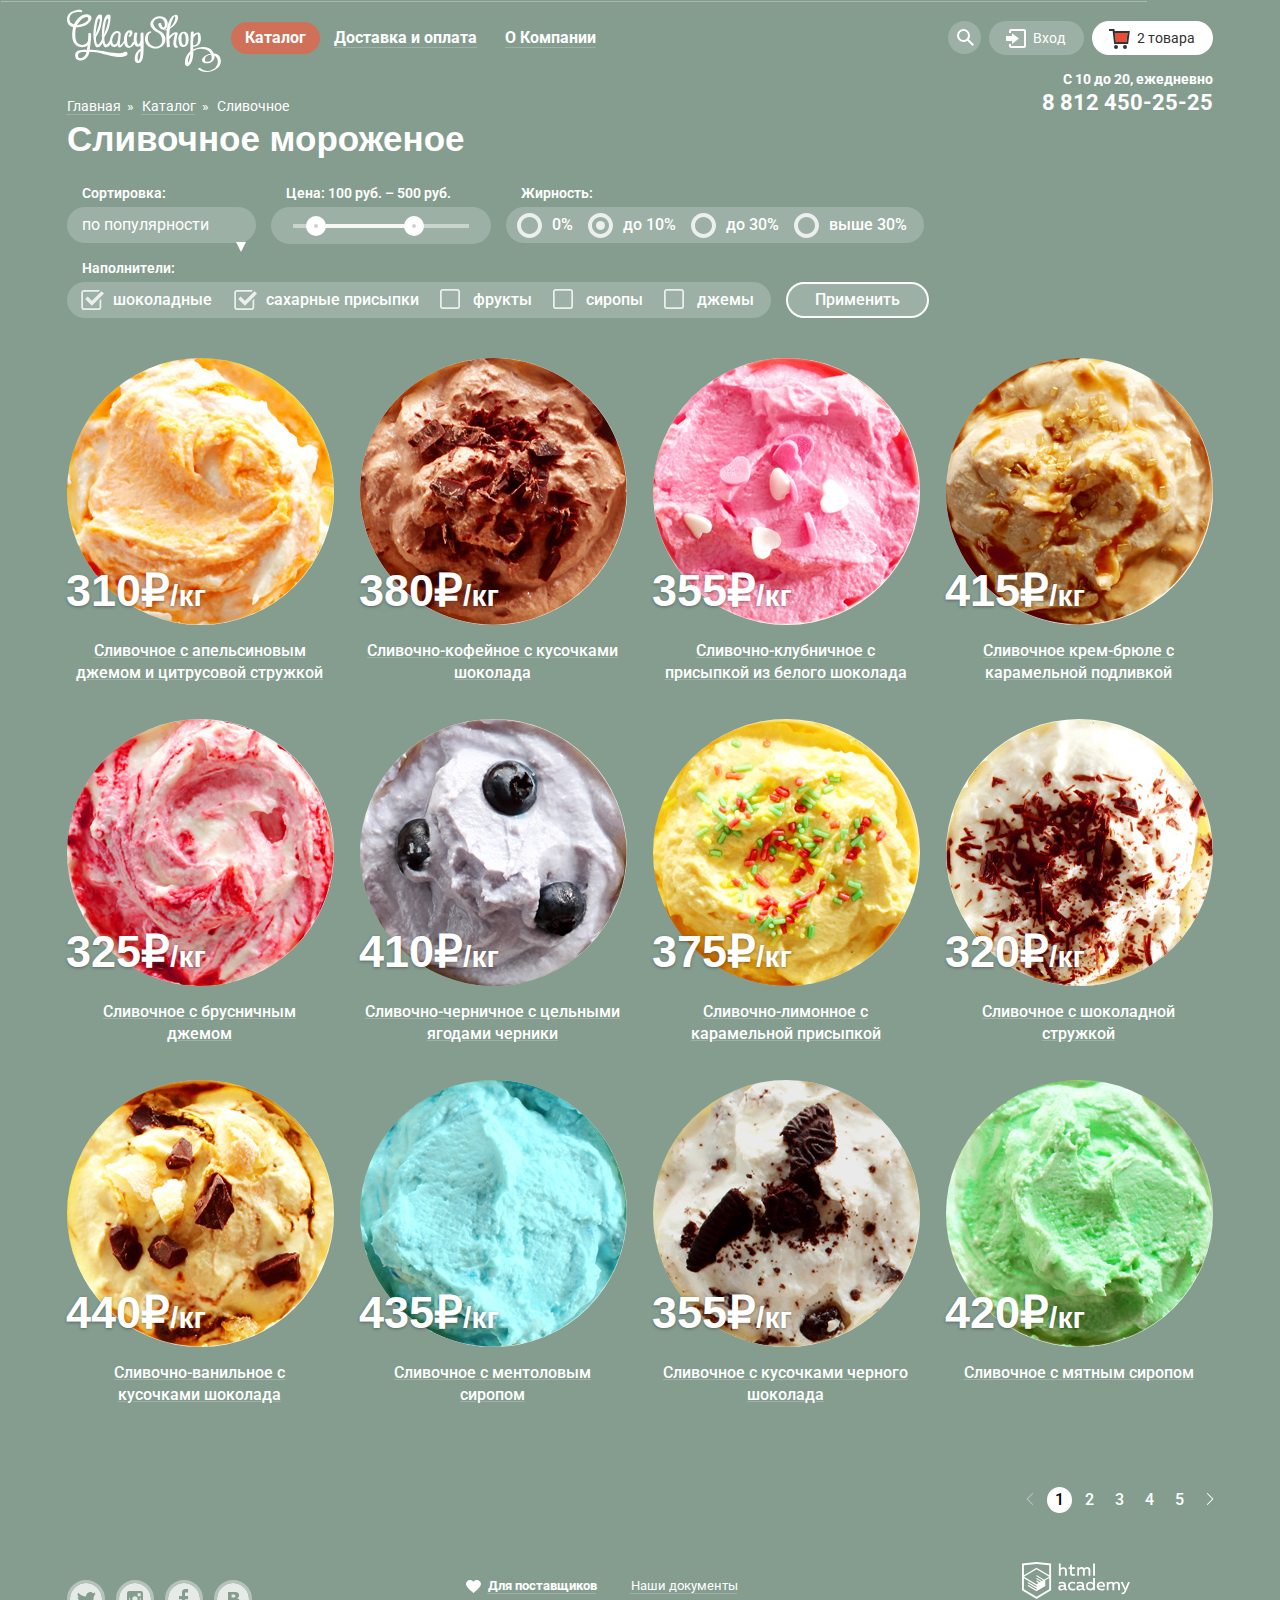
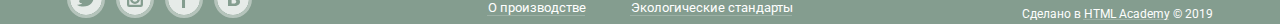
<file: catalog.html>
<!DOCTYPE html>
<html lang="ru">
  <head>
    <meta charset="utf-8">
    <title>HTML Academy: Глейси</title>
    <link href="https://fonts.googleapis.com/css?family=Roboto:400,500,700&amp;subset=cyrillic" rel="stylesheet">
    <link href="css/normalize.css" rel="stylesheet">
    <link href="css/style.css" rel="stylesheet">
  </head>
  <body>
      <header class="main-header container">
          <h1 class="visually-hidden">Онлайн магазин по продаже мороженого "Глейси"</h1>
          <div class="header-left">
              <a href="index.html" class="logo"><span class="visually-hidden">Глейси</span>
                <img src="img/svg/logo.svg" width="154" height="64" alt="Логотип магазина мороженого «Глейси»">
              </a>
              <nav class="main-navigation">
                 <ul class="main-menu">
                   <li class="main-menu-item catalog"><a class="active" href="catalog.html"><span>Каталог</span></a>
                     <ul class="hidden catalog-menu">
                       <li class="catalog-menu-item"><a class="new" href="#">Новинки</a></li>
                       <li class="catalog-menu-item"><a class="active" href="catalog.html">Сливочное</a></li>
                       <li class="catalog-menu-item active"><a href="#">Щербеты</a></li>
                       <li class="catalog-menu-item"><a href="#">Фруктовый лед</a></li>
                       <li class="catalog-menu-item"><a href="#">Мелорин</a></li>
                     </ul>
                   </li>
                   <li class="main-menu-item"><a href="#"><span>Доставка и оплата</span></a></li>
                   <li class="main-menu-item"><a href="#"><span>О Компании</span></a></li>
                </ul>
              </nav>
          </div>
          <div class="header-rigth">
            <ul class="user-menu">
              <li class="user-menu-item search">
                <a class="search-button" href="#"><span class="visually-hidden">Кнопка поиска</span>
                  <svg xmlns="http://www.w3.org/2000/svg" xmlns:xlink="http://www.w3.org/1999/xlink" width="17" height="17" viewBox="0 0 17 17"><path fill="#fff" d="M16.958 15.527L11.75 10.32A6.455 6.455 0 0 0 13 6.5 6.5 6.5 0 1 0 6.5 13a6.465 6.465 0 0 0 3.839-1.263l5.205 5.204 1.414-1.414zM6.5 11C4.019 11 2 8.981 2 6.5S4.019 2 6.5 2 11 4.019 11 6.5 8.981 11 6.5 11z"/></svg>
                </a>
                <div class="search-wrapper hidden">
                  <form class="search-form" method="get" action="https://echo.htmlacademy.ru">
                    <label class="visually-hidden" for="search">Поле поиска</label>
                    <input type="text" id="search" name="search" placeholder="Что ищем?">
                  </form>
                </div>
              </li>
              <li class="user-menu-item enter">
                <a href="#" class="sign-in">
                  <svg xmlns="http://www.w3.org/2000/svg" xmlns:xlink="http://www.w3.org/1999/xlink" width="21" height="19" viewBox="0 0 21 19"><g fill="#000"><path d="M6 14.875L12.917 9.5 6 4.125v2.917H-.042v4.917H6z"/><path d="M18 0H5C3.9 0 3 .9 3 2v2h2V2h13v15H5v-2H3v2c0 1.1.9 2 2 2h13c1.1 0 2-.9 2-2V2c0-1.1-.9-2-2-2z"/></g></svg>
                  Вход</a>
                <div class="sign-in-wrapper hidden">
                  <form class="sign-in-form" action="https://echo.htmlacademy.ru" method="post">
                    <label class="visually-hidden" for="mail">Поле для ввода электронной почты</label>
                    <input type="text" id="mail" name="mail" placeholder="Электронная почта">
    
                    <label class="visually-hidden" for="password">Поле для ввода пароля</label>
                    <input type="text" id="password" name="password" placeholder="Пароль">
    
                    <button class="submit-button button" type="submit" name="button">Войти</button>
                    <a class="help-link" href="#"><span>Забыли пароль?</span></a>
                    <a class="help-link" href="#"><span>Новая регистрация</span></a>
                  </form>
                </div>
              </li>
              <li class="user-menu-item basket"> 
                <a class="cart cart-content" href="#" area-label="Корзина">
                  <svg class="cart-full" xmlns="http://www.w3.org/2000/svg" width="21" height="20" viewBox="0 0 21 20"><path fill="#E84D37" d="M5.888 4.031L6.922 13h10.45l1.176-8.969z"/><circle fill="#343434" cx="6.984" cy="18" r="2"/><circle fill="#343434" cx="15.984" cy="18" r="2"/><path fill="#343434" d="M5.657 2.031L5.422 0H0v2h3.64l1.5 13h13.988l1.699-12.969H5.657zM17.372 13H6.922L5.888 4.031h12.66L17.372 13z"/></svg>  
                  2 товара
                </a>
                <div class="cart-wrapper hidden">
                  <form action="https://echo.htmlacademy.ru" method="post">
                    <table class="cart-table">
                      <tr class="product-row">
                        <td class="button-data">
                          <button type="button" class="delete">
                          <span class="visually-hidden">Удалить продукт из корзины</span>
                        </button>
                        </td>
                        <td class="image-data">
                          <img src="img/orange.jpg" alt="фото товара" width="33" height="33">
                        </td>
                        <td class="name-data">Пломбир с апельсиновым джемом</td>
                        <td class="weight-data">1,5 кг х <span class="price-weight">200 руб.</span></td>
                        <td class="amount-data">300 руб.</td>
                      </tr>
                      <tr class="product-row">
                          <td class="button-data">
                            <button type="button" class="delete">
                            <span class="visually-hidden">Удалить продукт из корзины</span>
                          </button>
                          </td>
                          <td class="image-data">
                            <img src="img/strawberry.jpg" alt="фото товара" width="33" height="33">
                          </td>
                          <td class="name-data">Клубничный пломбир с присыпкой из белого шоколада</td>
                          <td class="weight-data">1,5 кг х <span class="price-weight">300 руб</span>.</td>
                          <td class="amount-data">450 руб.</td>
                        </tr>
                    </table>
                    <p class="total">Итого: 750 руб.</p>
                    <button class="button cart-submit" type="submit">Оформить заказ</button>
                  </form>
                </div>            
              </li>
            </ul>
            <div class="header-contacts">
              <p class="operating-mode">С 10 до 20, ежедневно</p>
              <a href="tel:88124502525" class="phone">8 812 450-25-25</a>
            </div>
         </div>
        </header>
        <main class="catalog-main container">
      <ul class="breadcrumbs">
        <li><a href="index.html">Главная</a></li>
        <li><a href="#">Каталог</a></li>
        <li class="breadcrumbs-current">Сливочное</li>
      </ul>
      <h1 class="page-title">Сливочное мороженое</h1>
      <section class="filters">
        <h2 class="visually-hidden">Фильтры</h2>
        <form class="filters-form" action="https://echo.htmlacademy.ru" method="get">
          <fieldset class="filter sorting-filter">
            <legend>Сортировка:</legend>
            <select class="sorting" name="sorting">
              <option value="popular" selected>по популярности</option>
              <option value="low-price">снача недорогие</option>
              <option value="high-price">сначала дорогие</option>
              <option value="fat-content">по жирности</option>
            </select>
          </fieldset>
          <fieldset class="filter range-filter">
            <legend>Цена: 100 руб. – 500 руб.</legend>
            <div class="range-controls">
              <div class="scale">
                <div class="bar"></div>
              </div>
              <div class="range-toogle range-toogle-min" tabindex="0"></div>
              <div class="range-toogle range-toogle-max" tabindex="0"></div>
            </div>
          </fieldset>
          <fieldset class="filter radio-filter">
            <legend>Жирность:</legend>
            <ul class="filter-list">
              <li class="filter-option">
                <input class="visually-hidden filter-input input-type-radio" type="radio" name="fat-option" value="0" id="0">
                <label for="0">0&percnt;</label>
              </li>
              <li class="filter-option">
                <input class="visually-hidden filter-input input-type-radio" type="radio" name="fat-option" value="up-to-10" id="up-to-10" checked>
                <label for="up-to-10">до 10&percnt;</label>
              </li>
              <li class="filter-option">
                <input class="visually-hidden filter-input input-type-radio" type="radio" name="fat-option" value="up-to-30" id="up-to-30">
                <label for="up-to-30">до 30&percnt;</label>
              </li>
              <li class="filter-option">
                <input class="visually-hidden filter-input input-type-radio" type="radio" name="fat-option" value="above-30" id="above-30">
                <label for="above-30">выше 30&percnt;</label>
              </li>
            </ul>
          </fieldset>
          <fieldset class="filter checkbox-filter">
            <legend>Наполнители:</legend>
            <ul class="filter-list">
              <li class="filter-option">
                <input class="visually-hidden filter-input input-type-checkbox" type="checkbox" name="chocolate" id="chocolate" checked>
                <label for="chocolate">Шоколадные</label>
              </li>
              <li class="filter-option">
                <input class="visually-hidden filter-input input-type-checkbox" type="checkbox" name="sugar" id="sugar" checked>
                <label for="sugar">Сахарные присыпки</label>
              </li>
              <li class="filter-option">
                <input class="visually-hidden filter-input input-type-checkbox" type="checkbox" name="fruits" id="fruits">
                <label for="fruits">Фрукты</label>
              </li>
              <li class="filter-option">
                <input class="visually-hidden filter-input input-type-checkbox" type="checkbox" name="syrups" id="syrups">
                <label for="syrups">Сиропы</label>
              </li>
              <li class="filter-option">
                <input class="visually-hidden filter-input input-type-checkbox" type="checkbox" name="jams" id="jams">
                <label for="jams">Джемы</label>
              </li>
            </ul>
          </fieldset>
          <button type="submit" class="filters-button">Применить</button>
        </form>
      </section>
      <section class="catalog-column">
        <h2 class="visually-hidden">Список товаров</h2>
        <ul class="catalog-list">
          <li class="catalog-item">
            <img src="img/orange.jpg" width="267" height="267" alt="изображение мороженого">
            <b class="price">310&#8381;<span class="weight">&sol;кг</span></b>
            <h3 class="catalog-item-title"><a href="">Сливочное с апельсиновым джемом и цитрусовой стружкой</a></h3>
            <a href="to-buy.html" class="button quick-view">Быстрый просмотр</a>
          </li>
          <li class="catalog-item">
            <img src="img/coffee.jpg" width="267" height="267" alt="изображение мороженого">
            <b class="price">380&#8381;<span class="weight">&sol;кг</span></b>
            <h3 class="catalog-item-title"><a href="#">Сливочно-кофейное с кусочками шоколада</a></h3>
            <a href="to-buy.html" class="button quick-view">Быстрый просмотр</a>
          </li>

          <li class="catalog-item">
            <img src="img/strawberry.jpg" width="267" height="267" alt="изображение мороженого">
            <b class="price">355&#8381;<span class="weight">&sol;кг</span></b>
            <h3 class="catalog-item-title"><a href="#">Сливочно-клубничное с присыпкой из белого шоколада</a></h3>
            <a href="to-buy.html" class="button quick-view">Быстрый просмотр</a>
          </li>

          <li class="catalog-item">
            <img src="img/cream.jpg" width="267" height="267" alt="изображение мороженого">
            <b class="price">415&#8381;<span class="weight">&sol;кг</span></b>
            <a href="to-buy.html" class="button quick-view">Быстрый просмотр</a>
            <h3 class="catalog-item-title"><a href="#">Сливочное крем-брюле с карамельной подливкой</a></h3>
          </li>

          <li class="catalog-item">
            <img src="img/cowberry.jpg" width="267" height="267" alt="изображение мороженого">
            <b class="price">325&#8381;<span class="weight">&sol;кг</span></b>
            <h3 class="catalog-item-title"><a href="#">Сливочное с брусничным джемом</a></h3>
            </a>
            <a href="to-buy.html" class="button quick-view">Быстрый просмотр</a>
          </li>
          <li class="catalog-item">
            <img src="img/blueberry.jpg" width="267" height="267" alt="изображение мороженого">
            <b class="price">410&#8381;<span class="weight">&sol;кг</span></b>
            <h3 class="catalog-item-title"><a href="#">Сливочно-черничное с цельными ягодами черники</a></h3>
            <a href="to-buy.html" class="button quick-view">Быстрый просмотр</a>
          </li>

          <li class="catalog-item">
            <img src="img/limon.jpg" width="267" height="267" alt="изображение мороженого">
            <b class="price">375&#8381;<span class="weight">&sol;кг</span></b>
            <h3 class="catalog-item-title"><a href="#">Сливочно-лимонное с карамельной присыпкой</a></h3>
            <a href="to-buy.html" class="button quick-view">Быстрый просмотр</a>
          </li>

          <li class="catalog-item">
            <img src="img/with-coho.jpg" width="267" height="267" alt="изображение мороженого">
            <b class="price">320&#8381;<span class="weight">&sol;кг</span></b>
            <h3 class="catalog-item-title"><a href="#">Сливочное с шоколадной стружкой</a></h3>
            <a href="to-buy.html" class="button quick-view">Быстрый просмотр</a>
          </li>

          <li class="catalog-item">
            <img src="img/vanilla.jpg" width="267" height="267" alt="изображение мороженого">
            <b class="price">440&#8381;<span class="weight">&sol;кг</span></b>
            <h3 class="catalog-item-title"><a href="#">Сливочно-ванильное с кусочками&nbsp;шоколада</a></h3>
            <a href="to-buy.html" class="button quick-view">Быстрый просмотр</a>
          </li>
          <li class="catalog-item">
            <img src="img/menthol.jpg" width="267" height="267" alt="изображение мороженого">
            <b class="price">435&#8381;<span class="weight">&sol;кг</span></b>
            <h3 class="catalog-item-title"><a href="#">Сливочное с ментоловым сиропом</a></h3>
            <a href="to-buy.html" class="button quick-view">Быстрый просмотр</a>
          </li>

          <li class="catalog-item">
            <img src="img/darck-coho.jpg" width="267" height="267" alt="изображение мороженого">
            <b class="price">355&#8381;<span class="weight">&sol;кг</span></b>
            <h3 class="catalog-item-title"><a href="#">Сливочное с кусочками черного шоколада</a></h3>
            <a href="to-buy.html" class="button quick-view">Быстрый просмотр</a>
          </li>

          <li class="catalog-item">
            <img src="img/mint.jpg" width="267" height="267" alt="изображение мороженого">
            <b class="price">420&#8381;<span class="weight">&sol;кг</span></b>
            <h3 class="catalog-item-title"><a href="#">Сливочное с мятным сиропом</a></h3>
            <a href="to-buy.html" class="button quick-view">Быстрый просмотр</a>
          </li>
        </ul>

        <ul class="pagination-list">
          <li class="pagination-item back">
            <a class="control-left" href="#">
              <span class="visually-hidden">Предыдущая страница</span>
              <svg class="pagination-control-left" xmlns="http://www.w3.org/2000/svg" width="8" height="12" viewBox="0 0 8 12"><path fill="#C1C6CE" d="M7.237 5.642L1.73.132c-.2-.197-.52-.197-.717 0s-.198.52 0 .717L6.163 6l-5.15 5.15c-.2.198-.2.52 0 .717.098.1.228.148.357.148.13 0 .26-.05.358-.148l5.51-5.51c.198-.197.198-.517 0-.715z"/></svg>            </a>
          </li>
          <li class="pagination-item pagination-item-current"><a href="#">1</a></li>
          <li class="pagination-item"><a href="#">2</a></li>
          <li class="pagination-item"><a href="#">3</a></li>
          <li class="pagination-item"><a href="#">4</a></li>
          <li class="pagination-item"><a href="#">5</a></li>
          <li class="pagination-item next">
            <a class="control-right" href="#">
              <span class="visually-hidden">Следущая страница</span>
              <svg class="pagination-control-right" xmlns="http://www.w3.org/2000/svg" width="8" height="12" viewBox="0 0 8 12"><path fill="#C1C6CE" d="M7.237 5.642L1.73.132c-.2-.197-.52-.197-.717 0s-.198.52 0 .717L6.163 6l-5.15 5.15c-.2.198-.2.52 0 .717.098.1.228.148.357.148.13 0 .26-.05.358-.148l5.51-5.51c.198-.197.198-.517 0-.715z"/></svg>            </a>
            </li>
            </a>
        </ul>
      </section>
    </main>
    <footer class="main-footer container">
      <div class="footer-social">
        <ul class="social-list">
          <li class="social-item">
            <a class="social-button tw" href="#">
              <span class="visually-hidden">Глэйси в Твиттере</span>
                <svg xmlns="http://www.w3.org/2000/svg" width="32" height="32" viewBox="0 0 32 32"><path fill="#FFF" d="M16 0C7.164 0 0 7.164 0 16c0 8.837 7.164 16 16 16 8.837 0 16-7.163 16-16 0-8.836-7.163-16-16-16zm7.944 12.809c-.251 6.516-3.463 10.832-10.992 10.702h-.486c-.447 0-4.543-.443-5.344-1.823 2.479.19 4.247-.406 5.12-1.136-1.048-.289-2.923-.461-3.251-2.848.384.104.618.221 1.299.113-1.307-.824-2.758-1.519-2.679-3.643.311.317 1.164.518 1.46.457-.768-.233-2.149-3.244-.974-4.781 1.984 1.79 4.075 3.482 7.804 3.643.227-2.214 1.24-3.699 3.168-4.325 1.84-.479 3.255.26 3.901 1.138.737-.224 1.453-.466 2.193-.685-.004.833-.569 1.463-.935 1.709.747.165 1.423-.475 1.423-.475-.184.963-1.094 1.725-1.707 1.954z"/>
                </svg>
               </a>
          </li>
          <li class="social-item">
            <a class="social-button inst" href="#">
              <span class="visually-hidden">Глэйси в Инстаграмме</span>
              <svg xmlns="http://www.w3.org/2000/svg" width="32" height="32" viewBox="0 0 32 32"><g fill="#FFF"><path d="M20.916 16a4.938 4.938 0 1 1-9.877 0c0-.394.051-.773.138-1.14h-.897v6.838h11.396V14.86h-.897c.086.367.137.746.137 1.14z"/><path d="M15.978 18.659c1.466 0 2.659-1.193 2.659-2.659s-1.193-2.659-2.659-2.659c-1.466 0-2.659 1.193-2.659 2.659s1.192 2.659 2.659 2.659zM18.637 10.302h3.039v3.039h-3.039z"/><path d="M16 0C7.164 0 0 7.164 0 16c0 8.837 7.164 16 16 16 8.837 0 16-7.163 16-16 0-8.836-7.163-16-16-16zm7.955 21.698a2.285 2.285 0 0 1-2.279 2.279H10.279A2.285 2.285 0 0 1 8 21.698V10.302a2.286 2.286 0 0 1 2.279-2.279h11.396a2.286 2.286 0 0 1 2.279 2.279v11.396z"/></g>
              </svg>
            </a>
          </li>
          <li class="social-item">
            <a class="social-button fb" href="#">
              <span class="visually-hidden">Глэйси на Фэйсбуке</span>
              <svg xmlns="http://www.w3.org/2000/svg" width="32" height="32" viewBox="0 0 32 32"><path fill="#FFF" d="M16 0C7.164 0 0 7.163 0 16s7.164 16 16 16c8.837 0 16-7.164 16-16S24.837 0 16 0zm4.062 9.455h-3.021v3.444h3.021v3.445h-3.021v8.61H14.02v-8.61H11v-3.445h3.021V9.455c0-1.902 1.353-3.445 3.021-3.445h3.021v3.445z"/></svg>
            </a>
          </li>
          <li class="social-item">
            <a class="social-button vk" href="#">
              <span class="visually-hidden">Глэйси в ВКонтакте</span>
              <svg xmlns="http://www.w3.org/2000/svg" width="32" height="32" viewBox="0 0 32 32"><g fill="#FFF"><path d="M16.637 14.495c.402-.019.719-.082.951-.188.326-.145.54-.33.641-.559.101-.229.15-.496.15-.797 0-.232-.058-.465-.174-.697-.116-.232-.322-.405-.617-.517-.264-.1-.592-.155-.984-.165a76.242 76.242 0 0 0-1.652-.014h-.339v2.965h.565c.571 0 1.057-.009 1.459-.028zM18.118 17.084c-.282-.081-.672-.125-1.166-.132a127.97 127.97 0 0 0-1.55-.009h-.79v3.493h.264c1.014 0 1.74-.003 2.18-.009a3.2 3.2 0 0 0 1.212-.245c.377-.157.633-.364.774-.625s.214-.562.214-.9c0-.446-.088-.788-.261-1.03-.17-.241-.464-.423-.877-.543z"/><path d="M16 0C7.164 0 0 7.164 0 16c0 8.837 7.164 16 16 16 8.837 0 16-7.163 16-16 0-8.836-7.163-16-16-16zm6.602 20.531a3.73 3.73 0 0 1-1.124 1.327c-.552.415-1.161.71-1.823.886s-1.501.264-2.519.264h-6.121V8.987h5.443c1.13 0 1.957.038 2.48.113a5.126 5.126 0 0 1 1.561.5c.533.27.929.632 1.189 1.087.26.455.392.975.392 1.558 0 .678-.179 1.278-.536 1.795-.358.518-.863.92-1.517 1.208v.075c.917.182 1.642.559 2.179 1.13.537.571.807 1.325.807 2.261 0 .678-.138 1.283-.411 1.817z"/></g>
              </svg>
            </a>
          </li>
        </ul>
      </div>

      <div class="footer-navigation">
        <ul class="navigation-list">
          <li class="navigation-item">
            <a class="active" href="for-suppliers.html">Для поставщиков</a>
          </li>
          <li class="navigation-item">
            <a href="manufacture.html">Наши документы</a>
          </li>
          <li class="navigation-item">
            <a href="documents.html">О производстве</a>
          </li>
          <li class="navigation-item">
            <a href="standarts.html">Экологические стандарты</a>
          </li>
        </ul>
      </div>

      <div class="copyright">
        <a class="html-logo" href="https://htmlacademy.ru/intensive/htmlcss">
          <img src="img/svg/logo-htmlacademy.svg" width="108" height="39" alt="Логотип HTML Academy">
        </a>
        <p>Сделано в <a class="copyright-link" href="https://htmlacademy.ru/intensive/htmlcss">HTML Academy</a> &copy; 2019</p>
      </div>
    </footer>
  </body>
</html>
</file>
<file: css/style.css>
body{
  margin: 0;
  min-width: 1200px;

  font-family: "Roboto", Arial, sans-serif;
  font-size: 16px;
  line-height: 22px;
  font-weight: 400;
  color: black;

  background-color: #849d8f;
}

a {
  text-decoration: none;
}

.container {
  -webkit-box-sizing: border-box;
          box-sizing: border-box;
  width: 1200px;
  margin: 0 auto;
  padding: 0 27px;
}

.site-wrapper {
  min-width: 940px;
  background-color: #849d8f;
  background-image: url(../img/slide-1.png);
  background-repeat: no-repeat;
  background-position: top center;
  -webkit-transition: background-image 0.5s ease, background-color 0.5s ease;
  -o-transition: background-image 0.5s ease, background-color 0.5s ease;
  transition: background-image 0.5s ease, background-color 0.5s ease;

}

.site-wrapper::before,
.site-wrapper::after {
  content: "";

  visibility: hidden;
}

.site-wrapper::before {
  background-image: url("img/slider-item2.png");
}

.site-wrapper::after {
  background-image: url("img/slider-item3.png");
}

.visually-hidden:not(:focus):not(:active),
input[type="checkbox"].visually-hidden,
input[type="radio"].visually-hidden {
  position: absolute;

  width: 1px;
  height: 1px;
  margin: -1px;
  border: 0;
  padding: 0;

  white-space: nowrap;

  -webkit-clip-path: inset(100%);

          clip-path: inset(100%);
  clip: rect(0 0 0 0);
  overflow: hidden;
}

.button {
  display: inline-block;
  padding: 10px 24px 12px 21px;

  font-family: "Roboto", Arial, sans-serif;
  font: inherit;
  font-size: 18px;
  font-weight: 700;
  text-align: center;
  vertical-align: middle;
  line-height: 24px;

  color:#fefefe;
  text-shadow: 0px 2px 5px rgba(160, 32, 11, 0.76);
  -webkit-box-shadow: 0px 2px 2px 0 rgba(172, 16, 0, 0.64);
          box-shadow: 0px 2px 2px 0 rgba(172, 16, 0, 0.64);
  background-image: -webkit-gradient(linear, left bottom, left top, from(#e74a35), to(#f26843));
  background-image: -webkit-linear-gradient(bottom, #e74a35, #f26843);
  background-image: -o-linear-gradient(bottom, #e74a35, #f26843);
  background-image: linear-gradient(to top, #e74a35, #f26843);
  border: none;
  border-radius: 23px;
  cursor: pointer;
}

.button:hover,
.button:focus {
  -webkit-box-shadow: 0px 2px 2px 0 #ac1000;
          box-shadow: 0px 2px 2px 0 #ac1000;
  background-image: 
    -webkit-gradient(linear, left top, left bottom, from(rgba(255, 255, 255, 0.2)), to(rgba(255, 255, 255, 0.2))), 
    -webkit-gradient(linear, left bottom, left top, from(#e74a35), to(#f26843));
  background-image: 
    -webkit-linear-gradient(top, rgba(255, 255, 255, 0.2), rgba(255, 255, 255, 0.2)), 
    -webkit-linear-gradient(bottom, #e74a35, #f26843);
  background-image: 
    -o-linear-gradient(top, rgba(255, 255, 255, 0.2), rgba(255, 255, 255, 0.2)), 
    -o-linear-gradient(bottom, #e74a35, #f26843);
  background-image: 
    linear-gradient(to bottom, rgba(255, 255, 255, 0.2), rgba(255, 255, 255, 0.2)), 
    linear-gradient(to top, #e74a35, #f26843);

}

.button:active {
  -webkit-box-shadow: inset 0px 2px 2px 0 #942718;
          box-shadow: inset 0px 2px 2px 0 #942718;
  background-image: 
    -webkit-gradient(linear, left top, left bottom, from(rgba(0, 0, 0, 0.07)), to(rgba(0, 0, 0, 0.07))), 
    -webkit-gradient(linear, left top, left bottom, from(#e74a35), to(#f26843));
  background-image: 
    -webkit-linear-gradient(top, rgba(0, 0, 0, 0.07), rgba(0, 0, 0, 0.07)), 
    -webkit-linear-gradient(top, #e74a35, #f26843);
  background-image: 
    -o-linear-gradient(top, rgba(0, 0, 0, 0.07), rgba(0, 0, 0, 0.07)), 
    -o-linear-gradient(top, #e74a35, #f26843);
  background-image: 
    linear-gradient(to bottom, rgba(0, 0, 0, 0.07), rgba(0, 0, 0, 0.07)), 
    linear-gradient(to bottom, #e74a35, #f26843);
}

.main-header {
  display: -webkit-box;
  display: -ms-flexbox;
  display: flex;
  -ms-flex-wrap: wrap;
      flex-wrap: wrap;
  -webkit-box-pack: justify;
      -ms-flex-pack: justify;
          justify-content: space-between;
  padding-top: 9px;
}
.header-left{
  display: -webkit-box;
  display: -ms-flexbox;
  display: flex;
  -ms-flex-wrap: wrap;
      flex-wrap: wrap;
  min-width: 850px;
}

.logo {
  display: inline-block;
  position: relative;
  width: 154px;
}

.logo img {
  margin-right: 10px; 
}

.main-menu,
.catalog-menu,
.user-menu {
  display: -webkit-box;
  display: -ms-flexbox;
  display: flex;
  -ms-flex-wrap: wrap;
      flex-wrap: wrap;
  padding: 0;
  padding-bottom: 10px;
  margin-top: 13px;
  list-style: none;
}

.main-menu {
  position: relative;
  margin-left: 10px;
}

.main-menu-item {
  position: relative;
  padding-bottom: 10px;
}

.main-menu-item > a{
  display: inline-block;
  position: relative;
  vertical-align: middle;

  padding: 7px 14px;

  font-family: "Roboto", Arial, sans-serif;
  font-weight: 700;
  font-size: 16px;
  line-height: 18px;
  color: #ffffff;
}

.main-menu-item span {
  border-bottom: 1px solid rgba(255, 255, 255, 0.2);
}

.main-menu-item > a:hover,
.main-menu-item > a:focus {
  padding: 7px 14px;
  color: #333333;
  background-color: #f7f6f3;
  outline: none;
  border-radius: 16px;
}

.main-menu-item > a:active {
  -webkit-box-shadow: inset 0px 2px 1px 0 #696969;
          box-shadow: inset 0px 2px 1px 0 #696969;
  background-color: #ededed;
}

.main-menu .active {
  background-color: #d07058;
  border-radius: 16px;
}

.active span {
  border: none;
}


.hidden {
  display: none;
  position: absolute;
}

.catalog-menu {
  top: 38px;
  left: -7px;
  -webkit-box-sizing: border-box;
          box-sizing: border-box;

  width: 143px;

  margin: 0;
  padding-bottom: 5px;
  padding-top: 5px;
  z-index: 10;

  color: #323232;
  background-color: #f8f7f4;
  -webkit-box-shadow: 0px 20px 20px 0 rgba(0, 0, 0, 0.4);
          box-shadow: 0px 20px 20px 0 rgba(0, 0, 0, 0.4);
  border-radius: 5px;
}

.catalog-menu-item > a {
  display: block;
  margin: 0;
  padding: 6px 20px;
  padding-bottom: 9px;

  font-family: "Roboto", Arial,sans-serif;
  font-size: 14px;
  font-weight: 400;
  line-height: 16px;
  color: #323232;
  background-color: #f8f7f4;
}

.catalog-menu-item .new {
  font-weight: 700;
  margin-bottom: 5px;
}

.catalog-menu-item .new::after {
  content: "";
  position: absolute;
  top: 38px;
  left: 7px;
  width: 128px;
  height: 1px;
  background-color: #d1d0ce;
}

.catalog-menu-item > a:hover,
.catalog-menu-item > a:focus {
  background-color: #fbded7;
}

.catalog-menu-item a:active {
  background-color: #f6b5a5;
}

.catalog-menu-item > .active {
  background-color: #d07058;
  border-radius: 0;
}

.catalog:hover .catalog-menu,
.catalog:focus .catalog-menu {
  display: block;
}

.header-rigth{
  display: -webkit-box;
  display: -ms-flexbox;
  display: flex;
  -webkit-box-orient: vertical;
  -webkit-box-direction: normal;
      -ms-flex-direction: column;
          flex-direction: column;
}

.user-menu {
  margin-bottom: 6px;
  margin-top: 14px;
}

.user-menu-item {
  display: -webkit-box;
  display: -ms-flexbox;
  display: flex;

  margin: 0;
  padding: 0;
  padding-bottom: 10px;
}

.user-menu a{
  display: block;
  margin-left: 8px;
  margin-top: -2px;
  
  font-size: 14px;
  font-weight: 400;
  line-height: 16px;
  color: #ffffff; 

  background-color:  rgba(255,255,255,0.2);
}

.user-menu a:hover,
.user-menu a:focus {
  background-color: #f8f7f4;
  color: #323232;
}

.user-menu a:hover svg path,
.user-menu a:focus svg path,
.basket:hover g,
.basket:focus g{
  fill: #323232;
}

.user-menu a:active {
  -webkit-box-shadow: inset 0px 2px 1px 0 #696969;
          box-shadow: inset 0px 2px 1px 0 #696969;
  background-color: #ededed;
}

.search-button {
  position: relative;
  
  padding: 8px;
  width: 17px;
  height: 17px;
  border-radius: 50%;
}

.search-button svg {
  position: absolute;

  top: 8px;
  left: 9px;
}

.search-wrapper {
  position: absolute;
  width: 341px;
  height: 84px;
  z-index: 20;
  top: 60px;
  right: 360px;
  -webkit-box-sizing: border-box;
          box-sizing: border-box;
  padding: 20px 15px;

  background-color: #f8f7f4;
  -webkit-box-shadow: 0px 20px 20px 0 rgba(0, 0, 0, 0.4);
          box-shadow: 0px 20px 20px 0 rgba(0, 0, 0, 0.4);
  border-radius: 5px;
}

.search-form,
.sign-in-form {
  display: block;
  margin: 0;
}

/* .sign-in-form input, */
.search-form input {
  -webkit-box-sizing: border-box;
          box-sizing: border-box;
  width: 311px;
  padding: 9px 13px;

  font-family: "Roboto", Arial, sans-serif;
  font-size: 14px;
  line-height: 24px;
  color: #999999;

  background-color: #ffffff;
  border-radius: 5px;
  border: 1px solid #d3d3d2;
}

.search-form input::-webkit-input-placeholder,
.sign-in-form input::-webkit-input-placeholder {
  color: #999999;
  font-weight: 400;
}

.search-form input:-ms-input-placeholder,
.sign-in-form input:-ms-input-placeholder {
  color: #999999;
  font-weight: 400;
}

.search-form input::-ms-input-placeholder,
.sign-in-form input::-ms-input-placeholder {
  color: #999999;
  font-weight: 400;
}

.search-form input::placeholder,
.sign-in-form input::placeholder {
  color: #999999;
  font-weight: 400;
}

.search-form input:hover,
.search-form input:focus,
.sign-in-form input:hover,
.sign-in-form input:focus {
  -webkit-box-shadow: 0 0 0 1px rgba(178, 178, 178, 0.52);
          box-shadow: 0 0 0 1px rgba(178, 178, 178, 0.52);
}

.search-form input:active,
.sign-in-form input:active {
  -webkit-box-shadow: 0 0 0 1px rgba(46, 136, 228, 0.52);
          box-shadow: 0 0 0 1px rgba(46, 136, 228, 0.52);
}

.search:hover .hidden,
.search:focus .hidden{
  display: block;
}

.sign-in {
  position: relative;

  padding-top: 9px;
  padding-left: 44px;
  padding-bottom: 9px;
  padding-right: 19px;

  border-radius: 20px;
}

.sign-in svg{
  position: absolute;

  top: 8px;
  left: 17px;
}

.sign-in path{
  fill: #ffffff;
}

.enter:hover .hidden{
  display: block;
}

.sign-in-wrapper {
  -webkit-box-sizing: border-box;
          box-sizing: border-box;
  position: absolute;
  z-index: 10;
  top: 60px;
  right: 256px;

  width: 277px;
  height: 214px;

  padding: 20px 17px 20px 19px;

  border-radius: 5px;
  -webkit-box-shadow: 0px 20px 20px 0 rgba(0, 0, 0, 0.4);
          box-shadow: 0px 20px 20px 0 rgba(0, 0, 0, 0.4);
  background-color: #f8f7f4;
}

.submit-button {
  margin: 0;
  float: left;
  padding-left: 23px;
  padding-right: 26px;
  padding-top: 11px;
  padding-bottom: 9px;
}

.sign-in-form input {
  -webkit-box-sizing: border-box;
          box-sizing: border-box;
  width: 241px;
  margin-bottom: 20px;
  padding-top: 8px;
  padding-bottom: 9px;
  padding-left: 14px;
  font-family: "Roboto", Arial, sans-serif;
  font-size: 14px;
  line-height: 24px;
  font-weight: 700;
  color: #323232;
  background-color: #ffffff;
  border: 1px solid #d3d3d2;
  border-radius: 5px;
}

.sign-in-form .help-link  {
  display: inline-block;
  vertical-align: top;
  position: relative;

  padding: 0;
  margin: 0;
  margin-left: 21px;
  margin-top: -1px;
  margin-bottom: -5px;

  font-family: "Roboto", Arial, sans-serif;
  font-size: 13px;
  font-weight: 400;
  line-height: 24px;
  color: #323232;
}

.help-link span {
  border-bottom: 1px solid rgba(0, 0, 0, 0.3);
}

.sign-in-form .help-link:hover,
.sign-in-form .help-link:focus,
.sign-in-form .help-link:active {
  color: #e84d37;
}

.help-link:hover span,
.help-link:focus span,
.help-link:active span {
  border-color: #e84d37;
}
 
.cart {
  position: relative;

  padding-top: 9px;
  padding-left: 45px;
  padding-bottom: 9px;
  padding-right: 18px;

  border-radius: 20px;
}

.cart svg {
  position: absolute;

  top: 8px;
  left: 17px;
}

.basket .cart-content {
  color: #323232;
  background-color: #ffffff;
}

.basket:hover .cart-full path:first-child {
  fill: #E84D37;
}

.basket:hover .hidden,
.basket:focus .hidden {
  display: block;
}

.cart-wrapper {
  -webkit-box-sizing: border-box;
          box-sizing: border-box;
  position: absolute;
  z-index: 10;
  top: 60px;
  right: 148px;

  width: 540px;
  height: 242px;

  padding-top: 17px;
  padding-right: 14px;
  padding-bottom: 66px;
  padding-left: 19px;

  border-radius: 5px;
  -webkit-box-shadow: 0px 20px 20px 0px rgba(0, 0, 0, 0.4);
          box-shadow: 0px 20px 20px 0px rgba(0, 0, 0, 0.4);
  background-color: #f8f7f4;
}

.cart-table {
  display: block;

  font-family: "Roboto", Arial, sans-serif;
  font-size: 13px;
  line-height: 16px;
  color: #323232;
}

.cart-table form {
  position: relative;
}

.product-row {
  position: relative;
  display: -webkit-box;
  display: -ms-flexbox;
  display: flex;
  -webkit-box-pack: start;
      -ms-flex-pack: start;
          justify-content: flex-start;
  margin-bottom: 18px;
}

.cart-table .button-data {
  width: 0;
  height: 0;
}

.cart-table .delete{
  position: absolute;
  top: 9px;
  left: -4px;
  width: 11px;
  height: 11px;
  background-color: transparent;
  border: 0;
  cursor: pointer; 
}

.delete::before,
.delete::after{
  content: "";
  position: absolute;
  top: 6px;
  left: -2px;
  width: 16px;
  height: 1px;
  background: #231f20;
}

.delete::before {
  -webkit-transform: rotate(45deg);
      -ms-transform: rotate(45deg);
          transform: rotate(45deg);
}

.delete::after {
  -webkit-transform: rotate(-45deg);
      -ms-transform: rotate(-45deg);
          transform: rotate(-45deg);
}

.image-data {
  margin: 0;
  margin-left: 18px;
  margin-right: 12px;
  width: 33px;
  height: 33px;
}

.image-data img {
  border-radius: 50%;
}

.name-data {
  margin: 0px;
  margin-right: 27px;
  padding: 0px;
  padding-top: 9px;
  width: 220px;
}

.weight-data {
  padding: 0;
  padding-top: 9px;
  margin: 0;
  margin-right: 28px;
}

.weight-data .price-weight {
  color: #999999;
}

.amount-data {
  margin: 0;
  padding: 0;
  padding-top: 9px;
}

.total {
  position: relative;
  margin: 0px;
  margin-top: 11px;
  margin-bottom: 14px;
  text-align: right;

  font-family: "Roboto", Arial, sans-serif;
  font-size: 15px;
  font-weight: 700;
  line-height: 18px;
}

.total::before {
  content: "";
  position: absolute;
  top: -15px;
  left: -3px;
  width: 510px;
  height: 1px;
  background-color: #cacac7;
}

.cart-submit {
  float: right;
  padding: 10px 15px 10px 14px;
}

.header-contacts {
  display: inline-block;
  margin: 0;
  margin-top: -10px;
  padding: 0;

  font-family: "Roboto", Arial, sans-serif;
  font-weight: 700;
  font-size: 14px;
  line-height: 16px;
  color: #ffffff;
  text-align: right;
  vertical-align: middle;
}

.header-contacts p {
  margin: 0;
  margin-bottom: 4px;
  padding: 0;  
}

.header-contacts .phone {
  margin: 0;
  padding: 0;

  font-family: "Roboto", Arial, sans-serif;
  font-weight: 700;
  font-size: 22px;
  line-height: 24px;
  color: #ffffff;
}

.slider {
  position: relative;
  padding-top: 279px;
  margin-bottom: 40px;
  text-align: center;
  color: #ffffff;
}

.slider-list {
  margin: 0px;
  padding: 0px;
  list-style: none;
}

.slide {
  display: none;
}

.slide-title {
  width: 700px;
  margin: 0 auto;
  margin-bottom: 27px;
  font-family: "Roboto", Arial, sans-serif;
  font-size: 60px;
  line-height: 60px;
  font-weight: 800;
}

.slide-button {
  min-width: 232px;
  margin: auto;

  font-family: "Roboto", Arial, sans-serif;
  font-size: 32px;
  font-weight: 700;
  line-height: 44px;

  border-radius: 35px;
} 

.slider-controls {
  position: absolute;
  bottom: 22px;
  left: 0px;
  z-index: 20;
}

.slider-controls label {
  display: inline-block;
  width: 16px;
  height: 16px;
  margin-right: 5px;
  vertical-align: top;
  background-color: transparent;
  border: 2px solid #ffffff;
  border-radius: 50%;
  cursor: pointer;
}

#product-1:checked ~ .site-wrapper #slide1,
#product-2:checked ~ .site-wrapper #slide2,
#product-3:checked ~ .site-wrapper #slide3 {
  display: block;
}

#product-1:checked ~ .site-wrapper label[for="product-1"],
#product-2:checked ~ .site-wrapper label[for="product-2"],
#product-3:checked ~ .site-wrapper label[for="product-3"] {
  background-color: #ffffff;
}

#product-1:checked ~ .site-wrapper {
background-color: #849d8f;
background-image: url(../img/slide-1.png);
}

#product-2:checked ~ .site-wrapper {
background-color: #8996a6;
background-image: url(../img/slide-2.png);  
}

#product-3:checked ~ .site-wrapper {
background-color: #9d8b84;
background-image: url(../img/slide-3.png);  
}

.banners {
  display: -webkit-box;
  display: -ms-flexbox;
  display: flex;
  -ms-flex-wrap: wrap;
      flex-wrap: wrap;
  -webkit-box-pack: justify;
      -ms-flex-pack: justify;
          justify-content: space-between;
  margin-bottom: 40px;

  font-family: "Roboto", Arial, sans-serif;
  font-weight: 700;
  color: #ffffff;
}

.banner{
  display: -webkit-box;
  display: -ms-flexbox;
  display: flex;
  -webkit-box-orient: vertical;
  -webkit-box-direction: normal;
      -ms-flex-direction: column;
          flex-direction: column;
  width: 560px;
  border-radius: 15px;
  background-color: #92222a;
}

.banner h3 {
  margin: 0;
  padding-left: 19px;
  padding-top: 16px;
  padding-right: 10px;
  padding-bottom: 10px;
  font-size: 35px;
  line-height: 41px;
}

.banner p {
  margin: 0;
  margin-bottom: 33px;
  padding-left: 20px;
  padding-top: 5px;
  padding-right: 15px;
  padding-bottom: 10px;
  font-size: 18px;
  line-height: 22px;
}

.banners .raspberry {
  background-image: url(../img/raspberry.jpg);
  background-repeat: no-repeat;
} 

.banners .chocolate {
  background-image: url(../img/chocolate.jpg);
  background-repeat: no-repeat;
}

.banner .button{
  -ms-flex-item-align: end;
      align-self: flex-end;
  margin-right: 20px;
  margin-bottom:23px;

  -webkit-box-shadow: 0px 2px 2px 0 rgba(85, 8, 0, 0.54);

          box-shadow: 0px 2px 2px 0 rgba(85, 8, 0, 0.54);
  background-image: -webkit-gradient(linear, left bottom, left top, from(#ca3824), to(#f26843));
  background-image: -webkit-linear-gradient(bottom, #ca3824, #f26843);
  background-image: -o-linear-gradient(bottom, #ca3824, #f26843);
  background-image: linear-gradient(to top, #ca3824, #f26843);
}

.banner .button:hover,
.banner .button:focus {
  -webkit-box-shadow: 0px 1px 2px 0 #ac1000;
          box-shadow: 0px 1px 2px 0 #ac1000;
  background-image: 
    -webkit-gradient(linear, left top, left bottom, from(rgba(255, 255, 255, 0.2)), to(rgba(255, 255, 255, 0.2))), 
    -webkit-gradient(linear, left bottom, left top, from(#e74a35), to(#f26843));
  background-image: 
    -webkit-linear-gradient(top, rgba(255, 255, 255, 0.2), rgba(255, 255, 255, 0.2)), 
    -webkit-linear-gradient(bottom, #e74a35, #f26843);
  background-image: 
    -o-linear-gradient(top, rgba(255, 255, 255, 0.2), rgba(255, 255, 255, 0.2)), 
    -o-linear-gradient(bottom, #e74a35, #f26843);
  background-image: 
    linear-gradient(to bottom, rgba(255, 255, 255, 0.2), rgba(255, 255, 255, 0.2)), 
    linear-gradient(to top, #e74a35, #f26843);
}

.banner .button:active {
  -webkit-box-shadow: inset 0px 2px 2px 0 #942718;
          box-shadow: inset 0px 2px 2px 0 #942718;
  background-image: 
    -webkit-gradient(linear, left top, left bottom, from(rgba(0, 0, 0, 0.07)), to(rgba(0, 0, 0, 0.07))), 
    -webkit-gradient(linear, left top, left bottom, from(#e74a35), to(#f26843));
  background-image: 
    -webkit-linear-gradient(top, rgba(0, 0, 0, 0.07), rgba(0, 0, 0, 0.07)), 
    -webkit-linear-gradient(top, #e74a35, #f26843);
  background-image: 
    -o-linear-gradient(top, rgba(0, 0, 0, 0.07), rgba(0, 0, 0, 0.07)), 
    -o-linear-gradient(top, #e74a35, #f26843);
  background-image: 
    linear-gradient(to bottom, rgba(0, 0, 0, 0.07), rgba(0, 0, 0, 0.07)), 
    linear-gradient(to bottom, #e74a35, #f26843);
}

.hits {
  display: block;
  margin-bottom: 2px; 
}

.catalog-list {
  display: -webkit-box;
  display: -ms-flexbox;
  display: flex;
  -ms-flex-wrap: wrap;
      flex-wrap: wrap;
  -webkit-box-pack: start;
      -ms-flex-pack: start;
          justify-content: flex-start;
  list-style: none;

  margin: 0;
  padding: 0;
}

.catalog-item {
  position: relative;
  display: -webkit-box;
  display: -ms-flexbox;
  display: flex;
  -webkit-box-orient: vertical;
  -webkit-box-direction: normal;
      -ms-flex-direction: column;
          flex-direction: column;
  width: 267px;
  
  margin: 0;
  margin-right: 26px;
  margin-bottom: 35px;
  padding: 0;
}

.catalog-item:nth-child(4n) {
  margin-right: 0px;
}

.hit-flag::before {
  content: "";
  position: absolute;
  top: 1px;
  left: 1px;
  width: 61px;
  height: 61px;
  text-indent: -1000px;
  overflow: hidden;
  z-index: 10;
  background: url(../img/svg/hit.svg) no-repeat 0 0;
}

.catalog-item-title {
  margin: 0;
  /* margin-top: 14px; */
}

.catalog-item-title a{
  display: inline-block;
  text-align: center;
  vertical-align: top;
  width: 257px;

  padding: 0;
  margin: 0;
  margin-left: 4px;

  -webkit-text-decoration: rgba(255, 255, 255, 0.2) underline;

          text-decoration: rgba(255, 255, 255, 0.2) underline;
  font-family: "Roboto", Arial, sans-serif;
  font-size: 16px;
  font-weight: 500;
  line-height: 22px;
  color: #ffffff;
}

.cotalog-item-title a:hover,
.cotalog-item-title a:focus,
.cotalog-item-title a:active {
  color: #ffbc9e;
  -webkit-text-decoration: #ffbc9e;
          text-decoration: #ffbc9e;
}

.catalog-item img {
  border-radius: 50%;
  margin-bottom: 15px;
}

.catalog-item .price{
  position: absolute;
  z-index: 10;
  top: 210px;
  left: -1px;

  font-family: "Robobto", Arial, sans-serif;
  font-size: 45px;
  font-weight: 700;
  line-height: 45px;
  text-shadow: 0px 1px 3px rgba(49, 50, 53, 0.5);
  color: #ffffff;
}

.price .weight {
  font-size: 30px;
}

.catalog-item .quick-view {
  display: none;
}

.catalog-item:hover::after,
.catalog-item:focus::after {
  content: "";
  position: absolute;
  z-index: 1;
  width: 293px;
  height: 100%;
  top: -6px;
  left: -13px;
  padding-bottom: 80px;
  -webkit-box-shadow: 0px 20px 20px 0 rgba(0, 0, 0, 0.4);
          box-shadow: 0px 20px 20px 0 rgba(0, 0, 0, 0.4);
  background-color: rgba(248, 247, 244, 0.2);
  border-radius: 3px;
}

.catalog-item:hover .quick-view,
.catalog-item:focus .quick-view {
  display: inline-block;
  position: absolute;
  bottom: -52px;
  z-index: 10;
  margin-left: 32px;
}

.features-block {
  padding-left: 20px;
  padding-top: 24px;
  padding-right: 25px;
  padding-bottom: 27px;
  margin-bottom: 37px;

  background: url(../img/waffle-pattern.jpg) no-repeat 0 0;
  border-radius: 15px;
}

.features-block-title {
  margin: 0;
  padding: 0;

  font-family: "Roboto", Arial, sans-serif;
  font-weight: 500;
  font-size: 24px;
  line-height: 30px;
  letter-spacing: -0.1px;
}

.features-block-title span {
  letter-spacing: 0.1px;
}

.features-list {
  display: -webkit-box;
  display: -ms-flexbox;
  display: flex;
  -ms-flex-wrap: wrap;
      flex-wrap: wrap;
  -webkit-box-pack: justify;
      -ms-flex-pack: justify;
          justify-content: space-between;

  margin: 0;
  padding: 0;

  list-style: none;
}

.featuere-item{
  position: relative;
  -webkit-box-sizing: border-box;
          box-sizing: border-box;

  padding-left: 56px;
  padding-top: 22px;
  padding-right: 0px;
  padding-bottom: 0px;
  width: 535px;

  color: #323232;
}

.icon-icecream::before{
  content: "";
  position: absolute;
  top: 8px;
  left: 1px;
  width: 49px;
  height: 49px;
  background: url(../img/svg/ice-cream.svg) no-repeat 0 0;
}

.icon-eco::before{
  content: "";
  position: absolute;
  top: 8px;
  left: 1px;
  width: 49px;
  height: 49px;
  background: url(../img/svg/eco.svg) no-repeat 0 0;
}

.icon-cow::before {
  content: "";
  position: absolute;
  top: 9px;
  left: 0px;
  width: 49px;
  height: 49px;
  background: url(../img/svg/cow.svg) no-repeat 0 0;
}

.icon-thermometer::before {
  content: "";
  position: absolute;
  top: 9px;
  left: 0px;
  width: 49px;
  height: 49px;
  background: url(../img/svg/thermometer.svg) no-repeat 0 0;
}

.news-and-subscription {
  display: -webkit-box;
  display: -ms-flexbox;
  display: flex;
  -ms-flex-wrap: wrap;
      flex-wrap: wrap;
  -webkit-box-pack: justify;
      -ms-flex-pack: justify;
          justify-content: space-between;

  margin: 0;
  margin-bottom: 39px;
  padding: 0;
}

.news {
  -webkit-box-sizing: border-box;
          box-sizing: border-box;
  width: 560px;
  padding-top: 23px;
  padding-left: 20px;
  padding-right: 245px;
  padding-bottom: 80px;
  margin: 0;

  background-color: #ffffff;
  background: url(../img/berry.jpg) no-repeat 0 0;
  border-radius: 15px;

  font-family: "Roboto", Arial, sans-serif;
  color: #323232;
}

.news-title {
  font-size: 16px;
  font-weight: 500;
  line-height: 22px;

  margin: 0;
  margin-bottom: 5px;
  padding: 0;
}

.news-link {
  display: inline-block;
  text-align: left;
  vertical-align: middle;

  padding: 0;
  margin: 0;

  font-size: 24px;
  font-weight: 700;
  line-height: 30px;
  text-decoration: underline;
  color: #323232;
}

.subscription {
  width: 560px;
}

.subscription {
  margin: 0;
  padding: 0;
  background: url(../img/svg/bg-post.svg) no-repeat 0 0;
}

.subscription-wrapper {
  -webkit-box-sizing: border-box;
          box-sizing: border-box;
  padding-left: 20px;
  padding-top: 18px;
  padding-right: 19px;
  padding-bottom: 34px;
  margin: 6px;
  width: 549px;

  border-radius: 10px;
  background-color: #f8f7f4;
}

.subscription .discription {
  -webkit-box-sizing: border-box;
          box-sizing: border-box;
  margin: 0;
  margin-bottom: 36px;
  padding: 0;
  padding-top: 9px;

  font-family: "Robobto", Arial, sans-serif;
  font-size: 16px;
  font-weight: 400;
  line-height: 22px;
  letter-spacing: 0.16px;
  color: #5a5a5a;
}

.subscription-form {
  display: block;
  margin: 0;
}

.subscription-form input {
  -webkit-box-sizing: border-box;
          box-sizing: border-box;
  width: 368px;

  padding: 9px 13px;

  font-family: "Roboto", Arial, sans-serif;
  font-size: 16px;
  line-height: 24px;

  border-radius: 5px;
  border: solid 1px rgba(178, 178, 178, 0.52);
  background-color: #ffffff;
}

.subscription-form input::-webkit-input-placeholder {
  font-weight: 400;
  color: #999999;
}

.subscription-form input:-ms-input-placeholder {
  font-weight: 400;
  color: #999999;
}

.subscription-form input::-ms-input-placeholder {
  font-weight: 400;
  color: #999999;
}

.subscription-form input::placeholder {
  font-weight: 400;
  color: #999999;
}

.subscription-form input:hover,
.subscription-form input:focus {
  -webkit-box-shadow: 0 0 0 1px rgba(178, 178, 178, 0.52);
          box-shadow: 0 0 0 1px rgba(178, 178, 178, 0.52);
}

.subscription-form input:active {
  -webkit-box-shadow: 0 0 0 1px rgba(46, 136, 228, 0.52);
          box-shadow: 0 0 0 1px rgba(46, 136, 228, 0.52);
}

.subscription-form .button{
  padding-left: 19px;
  padding-top: 9px;
  padding-right: 18px;
  padding-bottom: 12px;

  margin-left: 7px;
}

.index-column {
  position: relative;
  width: 1200px;
  margin-left: -27px;
}

.open-map {
  display: block;
  padding: 0;
  margin: 0;
  width: 1200px;
  height: 430px;

  background: url(../img/map.jpg) no-repeat -46px -2px;
}

.open-map::before{
  content: "";
  position: absolute;
  width: 80px;
  height: 140px;
  z-index: 20;
  top: 139px;
  left: 266px;
  background: url(../img/svg/pin.svg) no-repeat 0 0;
}
.contacts {
  display: -webkit-box;
  display: -ms-flexbox;
  display: flex;
  -webkit-box-orient: vertical;
  -webkit-box-direction: normal;
      -ms-flex-direction: column;
          flex-direction: column;
  -webkit-box-align: start;
      -ms-flex-align: start;
          align-items: flex-start;

  position: absolute;
  -webkit-box-sizing: border-box;
          box-sizing: border-box;
  top: 63px;
  right: 27px;
  width: 302px;

  margin: 0;
  padding-left: 25px;
  padding-top: 28px;
  padding-right: 25px;
  padding-bottom: 31px;

  background-color: #ffffff;
  border-radius: 15px;
}

.contacts p,
.contacts .phone {
  display: block;
  margin: 0;
  padding: 0;

  font-family: "Roboto", Arial, sans-serif;
  font-size: 14px;
  font-weight: 400;
  line-height: 20px;
  color: #323232;
}

.contacts .address,
.contacts .phone {
  font-family: "Roboto", Arial, sans-serif;
  font-size: 18px;
  font-weight: 700;
  line-height: 24px;
  color: #323232;
}

.contacts .phone {
  padding-top: 5px;
  padding-bottom: 0px;
}

.contacts .address {
  display: block;

  padding-top: 1px;
  padding-bottom: 18px;
}

.contacts .feedback-form {
  -ms-flex-item-align: center;
      -ms-grid-row-align: center;
      align-self: center;
  padding-left: 27px;
  padding-top: 10px;
  padding-right: 25px;
  padding-bottom: 10px;
  margin-top: 25px;
}

.main-footer {
  display: -webkit-box;
  display: -ms-flexbox;
  display: flex;
  -ms-flex-wrap: wrap;
      flex-wrap: wrap;
  -webkit-box-pack: justify;
      -ms-flex-pack: justify;
          justify-content: space-between;
}

.social-list {
  display: -webkit-box;
  display: -ms-flexbox;
  display: flex;
  -ms-flex-wrap: wrap;
      flex-wrap: wrap;
  width: 200px;

  padding: 0;
  margin: 0;
  margin-top: 36px;

  list-style: none;
}

.social-item{ 
  padding: 0;
  margin: 0;
  margin-right: 11px;
}

.social-button svg {
  opacity: 0.8;
  border: 3px solid rgba(255, 255, 255, 0.5);
  border-radius: 50%;
}

.social-button:hover svg,
.social-button:focus svg {
  opacity: 1;
}

.social-button:active {
  opacity: 0.7;
}

.footer-navigation {
  margin: 0;
  margin-top: 30px;
  margin-left: 27px;
}

.navigation-list {
  display: -webkit-box;
  display: -ms-flexbox;
  display: flex;
  -ms-flex-wrap: wrap;
      flex-wrap: wrap;
  width: 340px;

  margin: 0;
  padding: 0;

  list-style: none;
}

.navigation-item {
  -webkit-box-sizing: border-box;
          box-sizing: border-box;
  min-width: 110px;

  padding: 0;
  margin: 0;
  margin-right: 33px;
}

.navigation-item a{
  display: inline-block;
  position: relative;
  vertical-align: middle;

  font-family: "Roboto", Arial, sans-serif;
  font-size: 13px;
  font-weight: 400;
  line-height: 18px;
  color: #ffffff;
  /* text-decoration: rgba(255, 255, 255, 0.2) underline; */
}

.navigation-item .active {
  font-weight: 700;
}

.navigation-item .active::before {
  content: "";
  position: absolute;
  width: 15px;
  height: 13px;
  top: 3px;
  left: -22px;
  background: url(../img/svg/heart.svg) no-repeat 0 0;
}

.navigation-item .active:hover::before,
.navigation-item .active:focus::before {
  background: url(../img/svg/heart-red.svg) no-repeat 0 0;
}

.navigation-item a:hover,
.navigation-item a:focus,
.navigation-item a:active,
.copyright-link:hover,
.copyright-link:focus,
.copyright-link:active {
  color: #ffbc9e;
}

.navigation-item a:hover::after,
.navigation-item a:focus::after,
.navigation-item a:active::after,
.copyright-link:hover::after,
.copyright-link:focus::after,
.copyright-link:active::after 
 {
  background-color: #ffbc9e;
} 

.navigation-item a::after,
.copyright-link::after {
  content: "";
  left: -1px;
  bottom: 1px;
  position: absolute;
  height: 1px;
  width: 100%;
  background-color: rgba(255, 255, 255, 0.2);
}

.copyright {
  margin: 0;
  margin-top: 17px;
  padding: 0;
}

.copyright p {
  padding: 0;
  margin: 0;
}

.copyright-link,
.copyright {
  font-family: "Roboto",Arial,sans-serif;
  font-size: 12px;
  font-weight: 400;
  line-height: 18px;
  color: #fefefe;
}

.copyright-link {
  position: relative;
}

.breadcrumbs {
  display: -webkit-box;
  display: -ms-flexbox;
  display: flex;
  -ms-flex-wrap: wrap;
      flex-wrap: wrap; 
  margin-top: -17px;
  margin-bottom: 4px;
  padding: 0;

  list-style: none;
  font-family: "Roboto", Arial, sans-serif;
  font-size: 14px;
  font-weight: 400;
  line-height: 16px;
  color: white;
}

.breadcrumbs li {
  margin-right: 21px;
}

.breadcrumbs a {
  position: relative;
  font-family: "Roboto", Arial, sans-serif;
  font-size: 14px;
  font-weight: 400;
  line-height: 16px;
  color: white;
}

.breadcrumbs a::after {
  content: "";
  position: absolute;
  left: -1px;
  bottom: -1px;
  height: 1px;
  width: 100%;
  background-color: rgba(255, 255, 255, 0.2);
}

.breadcrumbs a::before {
  content: "»";
  position: absolute;
  left: 60px;
  top: 0px;
  width: 9px;
  height: 5px;
}
.breadcrumbs a:hover::before,
.breadcrumbs a:focus::before,
.breadcrumbs a:active::before {
  color: white;
}

.breadcrumbs a:hover,
.breadcrumbs a:focus,
.breadcrumbs a:active{
  color: #ffbc9e;
}

.breadcrumbs a:hover::after,
.breadcrumbs a:focus::after,
.breadcrumbs a:active::after {
  background-color: #ffbc9e;
}

.page-title {
  margin-top: 0;
  margin-bottom: 26px;

  font-family: "Robobto", Arial, sans-serif;
  font-size: 35px;
  font-weight: 700;
  line-height: 41px;
  color: #ffffff;
}

.filters {
  margin: 0;
  margin-bottom: 24px;
  padding: 0;
}

.filters-form  {
  display: -webkit-box;
  display: -ms-flexbox;
  display: flex;
  -ms-flex-wrap: wrap;
      flex-wrap: wrap;
}

.filter {
  /* display: flex;
  flex-wrap: wrap;*/
  position: relative;
  padding: 0; 
  margin: 0;
  margin-right: 15px;
  margin-bottom: 16px;
  border: none;
}

.filter legend {
  padding: 0px;
  margin: 0;
  margin-left: 15px;
  margin-bottom: 6px;

  font-family: "Roboto", Arial, sans-serif;
  font-size: 14px;
  font-weight: 600;
  line-height: 16px;
  color:#ffffff;
}

.sorting-filter {
  position: relative;
}

.sorting {
  padding: 9px 47px 9px 15px;
  border-radius: 20px;
  font-size: 16px;
  color: #ffffff;
  background-color: rgba(255, 255, 255, 0.2);
  
  border: none;
  -webkit-appearance: none;
  -moz-appearance: none;
}

.sorting-filter::before {
  content: "";
  position: absolute;
  top: 35px;
  left: 169px;
  width: 0px;
  height: 0px;
  /* width: 11px;
  height: 10px; */
  border-left: 5px solid transparent;
  border-right: 5px solid transparent;
  border-top: 10px solid #ffffff;
  /* background: url(../img/svg/icon-down-dir.svg) no-repeat 0 0; */
}

.range-controls {
  position: relative;
  width: 220px;
  height: 37px;
  background-color: rgba(255,255,255,0.2);
  border-radius: 20px;
}

.scale {
  position: absolute;
  top: 17px;
  left: 22px;
  width: 176px;
  height: 4px;
  background-color: rgba(248, 247, 244, 0.5);
}

.scale .bar {
  position: absolute;
  top: 0px;
  left: 33px;
  width: 80px;
  height: 4px;
  background-color: rgba(248, 247, 244, 1)
}

.range-toogle {
  position: absolute;
  top: 9px;
  width: 4px;
  height: 4px;
  border: 8px solid #ffffff;
  border-radius: 50px;
  cursor: pointer;
}

.range-toogle-min {
  left: 35px;
}

.range-toogle-max {
  left: 133px;
}

.filter-list {
  display: -webkit-box;
  display: -ms-flexbox;
  display: flex;
  list-style: none;
  margin: 0;
  padding: 5px 17px 7px 46px;

  font-size: 16px;
  color: #ffffff;
  border-radius: 20px;
  background-color: rgba(255, 255, 255, 0.2);
}

.filter-option {
  position: relative;
  margin-top: 2px;
  margin-right: 50px;
}

.filter-option:last-child {
  margin-right: 0;
}

.filter-option label{
  position: relative;

  font-family: "Roboto", Arial, sans-serif;
  font-size: 16px;
  font-weight: 500;
  line-height: 18px;
}

.input-type-radio+label::before {
  content: "";
  position: absolute;
  top: -2px;
  left: -35px;
  width: 26px;
  height: 26px;
  background: url(../img/svg/radio-off.svg) no-repeat 0 0;
  opacity: 0.8;
}

.input-type-radio:checked+label::before {
  content: "";
  position: absolute;
  top: -2px;
  left: -35px;
  width: 26px;
  height: 26px;
  background: url(../img/svg/radio-on.svg) no-repeat 0 0;
  opacity: 0.8;
}

.input-type-checkbox+label::before {
  content: "";
  position: absolute;
  top: -1px;
  left: -33px;
  width: 20px;
  height: 20px;
  background: url(../img/svg/checkbox-off.svg) no-repeat 0 0;
  opacity: 0.8;
}

.input-type-checkbox:checked+label::before {
  content: "";
  position: absolute;
  top: 0px;
  left: -32px;
  width: 24px;
  height: 20px;
  background: url(../img/svg/checkbox-on.svg) no-repeat 0 0;
  opacity: 0.8;
}

.filter-input+label:hover::before,
.filter-input+label:focus::before,
.filter-input:checked+label:hover::before,
.filter-input:checked+label:focus::before {
  opacity: 1;
}

.filter-input:disabled+label::before {
  opacity: 0.4
}

.checkbox-filter .filter-option {
  text-transform: lowercase;
}

.checkbox-filter .filter-option:not(:last-of-type) {
  margin-right: 54px;
}

.filters-button {
  -ms-flex-item-align: center;
      -ms-grid-row-align: center;
      align-self: center;
  margin: 0;
  margin-top: 6px;
  padding: 7px 27px;

  font-family: "Roboto", Arial, sans-serif;
  font-size: 16px;
  font-weight: 500;
  line-height: 18px;
  color: #ffffff;

  background-color: rgba(255, 255, 255, 0.2);
  border: solid 2px #ffffff;
  border-radius: 20px;
}

.catalog-main .catalog-list {
  margin-bottom: 46px;
}

.pagination-list {
  display: -webkit-box;
  display: -ms-flexbox;
  display: flex;
  -ms-flex-wrap: wrap;
      flex-wrap: wrap;
  -webkit-box-pack: end;
      -ms-flex-pack: end;
          justify-content: flex-end;
  padding: 0;
  margin: 0;
  list-style: none;
}

.pagination-item a {
  position: relative;
  display: inline-block;
  width: 25px;
  height: 22px;
  margin: 0;
  margin-right: -9px;
  margin-left: 14px;
  padding: 0;
  padding-top: 4px;
  vertical-align: middle;
  text-align: center;

  font-family: "Roboto", Arial, sans-serif;
  font-size: 16px;
  font-weight: 500;
  line-height: 18px;
  color: #ffffff;
  border-radius: 50%;
}

.pagination-item-current a {
  color: #000000;
  background-color: #ffffff;
}

.pagination-item a:hover,
.pagination-item a:focus {
  color: #ffffff;
  background-color: rgba(255, 255, 255, 0.2);
}

.pagination-item a:active {
  color: #000000;
  background-color: #ffffff;
}

.pagination-control-left {
  -webkit-transform: rotate(180deg);
      -ms-transform: rotate(180deg);
          transform: rotate(180deg);
}

.pagination-control-right path {
  fill: #ffffff;
}

.pagination-list::after{
  content: "";
  position: absolute;
  width: 1146px;
  height: 1px;
  top: 1px;
  left: 1px;
  background-color: rgba(255, 255, 255, 0.3);
}

.catalog-column {
  margin-bottom: 31px;
}

.write-us {
  -webkit-box-sizing: border-box;
          box-sizing: border-box;
  position: fixed;
  z-index: 100;
  display: -webkit-box;
  display: -ms-flexbox;
  display: flex;
  -webkit-box-orient: vertical;
  -webkit-box-direction: normal;
      -ms-flex-direction: column;
          flex-direction: column;

  width: 478px;
  top: 338px;
  left: 50%;
  margin-left: -237px;
  padding: 16px 24px;
  padding-bottom: 27px;

  background-color: #f8f7f4;
  border-radius: 10px;
}
.modal {
  display: none;
}

.modal-show {
  display: block;
}

.madal-text {
  margin: 0px;
  margin-bottom: 19px;

  font-family: "Roboto", Arial, sans-serif;
  font-size: 24px;
  font-weight: 500;
  line-height: 28px;
  color: #323232;
}

.close-modal {
  position: absolute;
  top: 14px;
  right: 17px;
  font-size: 0px;
  border: none;
  width: 18px;
  height: 17px;
  margin: 0px;
  padding: 0px;
  z-index: 100;
  background-color: transparent;
  background: url(../img/svg/cross-big.svg) no-repeat 0 0; 
}

.write-us-form  p{
  margin: 0;
  padding: 0;
}

.write-us-form input,
.write-us-form textarea {
  -webkit-box-sizing: border-box;
          box-sizing: border-box;
  width: 267px;

  margin-bottom: 20px;

  border: 1px solid rgba(178, 178, 178, 0.52);
  border-radius: 5px;
}

.write-us-form input[type=text],
.write-us-form input[type=email] {
  padding: 13px 10px 11px 14px;
}

.write-us-form textarea{
  width: 428px;
  height: 155px;
  padding: 11px 10px 10px 14px;
}

.madal-button {
  float: right;
  padding: 9px 24px 10px 24px;
}
</file>
